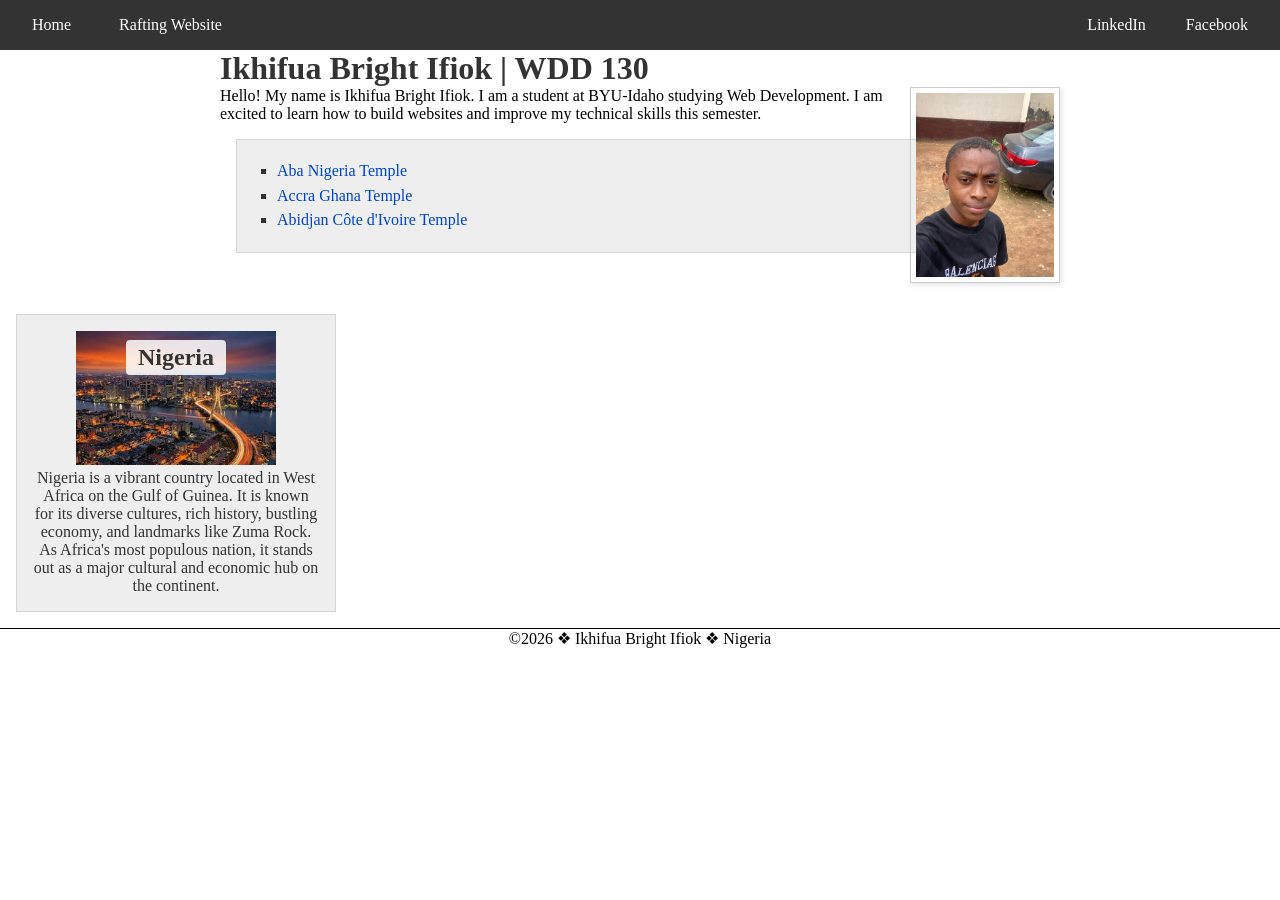
<file: index.html>
<!DOCTYPE html>
<html lang="en-US">

<head>
  <meta charset="utf-8">
  <meta name="viewport" content="width=device-width, initial-scale=1.0">
  <title>Ikhifua Bright Ifiok | WDD 130</title>
  <meta name="description" content="Ikhifua Bright Ifiok's WDD 130 course home page designed to showcase learning activities and web development assignments.">
  <meta name="author" content="Ikhifua Bright Ifiok">
  <link rel="stylesheet" href="styles/styles.css">
</head>

<body>
  <header>
    <nav>
      <a href="#">Home</a>
      <a href="wwr/">Rafting Website</a>
    </nav>
    <div class="social-links">
      <a href="https://linkedin.com" target="_blank">LinkedIn</a>
      <a href="https://facebook.com" target="_blank">Facebook</a>
    </div>
  </header>

  <main>
    <h1>Ikhifua Bright Ifiok | WDD 130</h1>

    <img src="images/profile.jpg" alt="Photograph of Ikhifua Bright Ifiok">

    <p>
      Hello! My name is Ikhifua Bright Ifiok. I am a student at BYU-Idaho
      studying Web Development. I am excited to learn how to build websites
      and improve my technical skills this semester.
    </p>

    <ul class="box">
      <li><a href="https://www.churchofjesuschrist.org/temples/details/aba-nigeria-temple" target="_blank">Aba Nigeria Temple</a></li>
      <li><a href="https://www.churchofjesuschrist.org/temples/details/accra-ghana-temple" target="_blank">Accra Ghana Temple</a></li>
      <li><a href="https://www.churchofjesuschrist.org/temples/details/abidjan-cote-divoire-temple" target="_blank">Abidjan Côte d'Ivoire Temple</a></li>
    </ul>
  </main>

  <aside class="box">
    <h2>Nigeria</h2>
    <img src="images/nigeria.jpg" alt="Beautiful landscape of Nigeria">
    <p>Nigeria is a vibrant country located in West Africa on the Gulf of Guinea. It is known for its diverse cultures, rich history, bustling economy, and landmarks like Zuma Rock. As Africa's most populous nation, it stands out as a major cultural and economic hub on the continent.</p>
  </aside>

  <footer>
    <p>©2026 ❖ Ikhifua Bright Ifiok ❖ Nigeria</p>
  </footer>
</body>

</html>
</file>
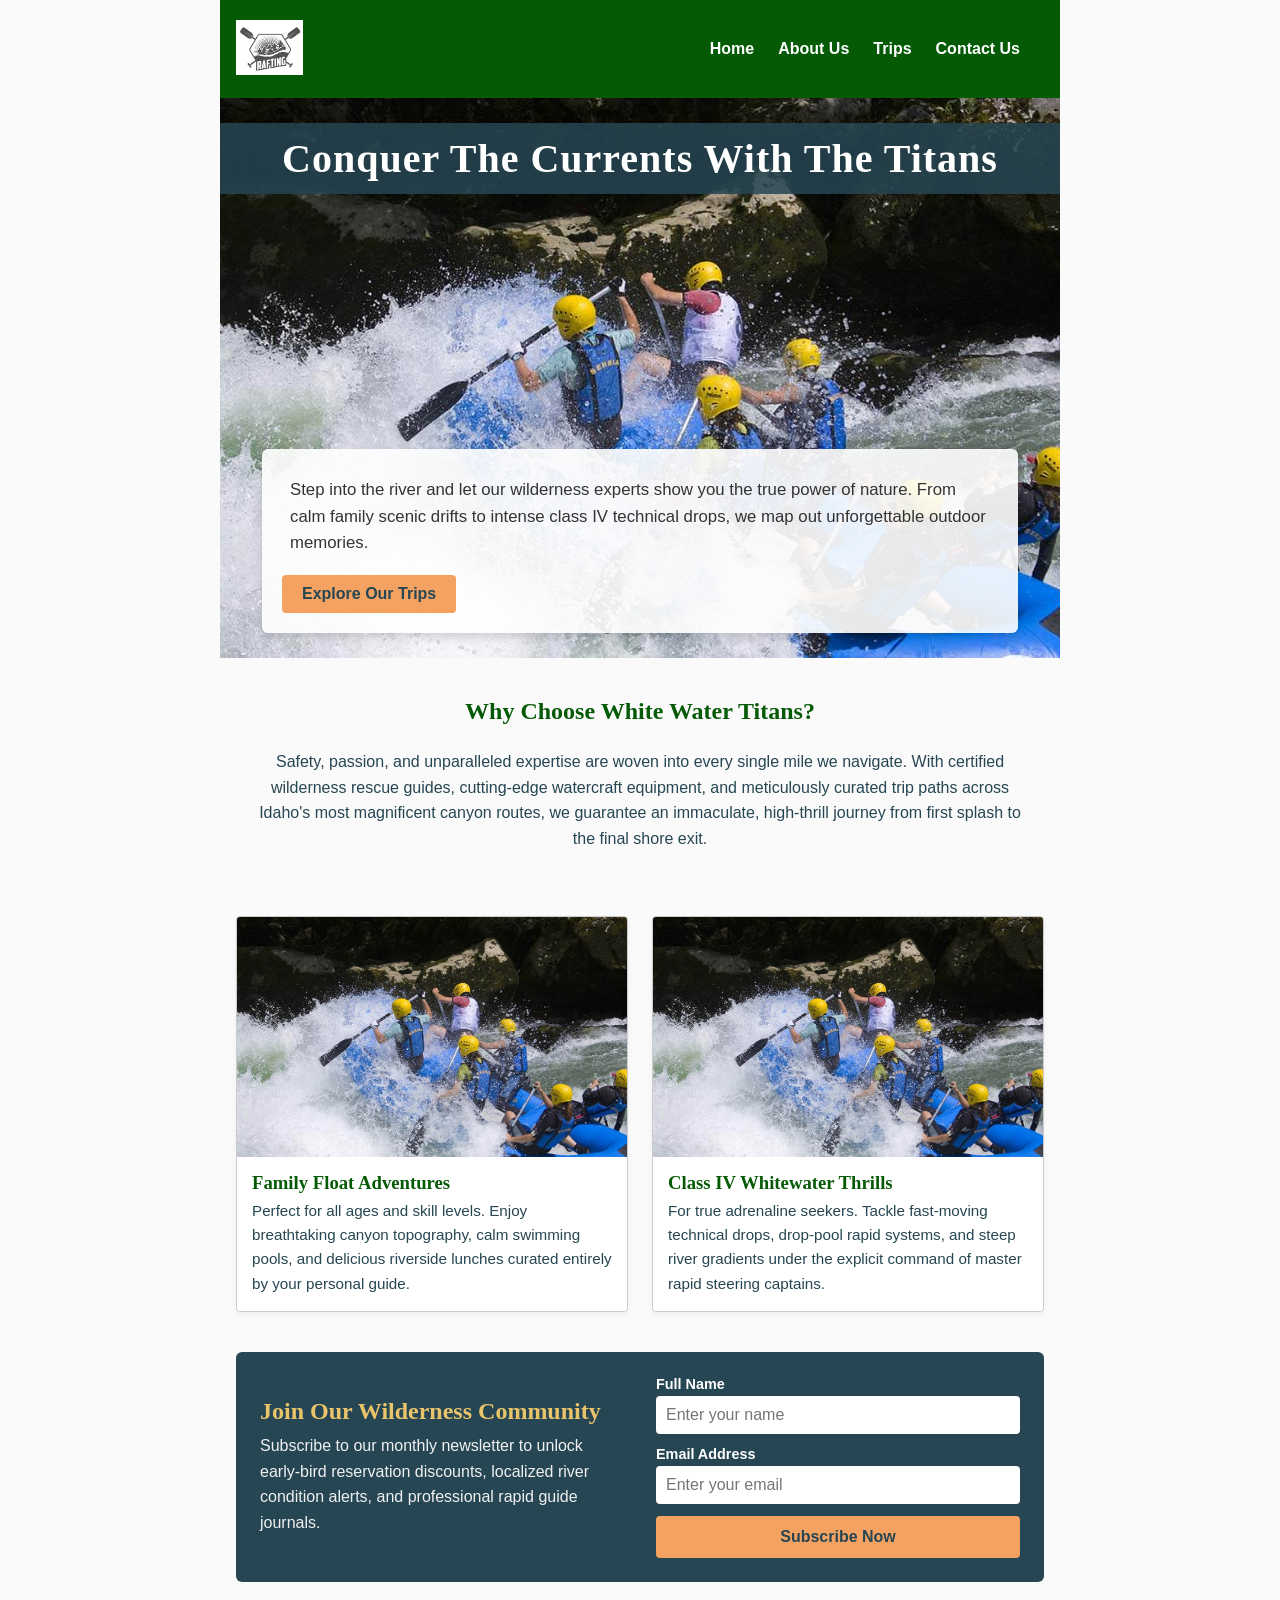
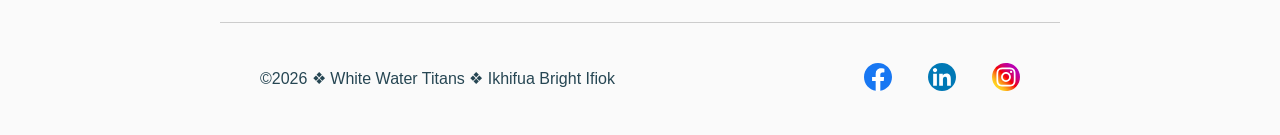
<file: wwr/index.html>
<!DOCTYPE html>
<html lang="en-US">

<head>
    <meta charset="utf-8">
    <meta name="viewport" content="width=device-width, initial-scale=1.0">
    <title>Home | White Water Titans</title>
    <meta name="description"
      content="Welcome to White Water Titans. Experience premium, master-guided whitewater river rafting adventures, customized family packages, and extreme rapid running.">
    <meta name="author" content="Ikhifua Bright Ifiok">
    <link rel="stylesheet" href="styles/rafting.css">
</head>

<body>
    <header>
        <div class="logo-box">
            <img src="images/logo.png" alt="White Water Titans Logo">
        </div>
        <nav>
            <ul>
                <li><a href="index.html">Home</a></li>
                <li><a href="about.html">About Us</a></li>
                <li><a href="trips.html">Trips</a></li>
                <li><a href="contact.html">Contact Us</a></li>
            </ul>
        </nav>
    </header>

    <main>
        <div class="hero">
            <img src="images/hero.jpg" alt="Rafting team navigating high energy river rapids"
              class="hero-bg">
            <h1>Conquer The Currents With The Titans</h1>
            <article>
                <h2 style="display: none;">Welcome to White Water Titans</h2>
                <p>Step into the river and let our wilderness experts show you the true power of
                    nature. From calm family scenic drifts to intense class IV technical drops, we
                    map out unforgettable outdoor memories.</p>
                <a href="trips.html" class="hero-cta">Explore Our Trips</a>
            </article>
        </div>

        <section class="home-intro">
            <h2>Why Choose White Water Titans?</h2>
            <p>Safety, passion, and unparalleled expertise are woven into every single mile we
                navigate. With certified wilderness rescue guides, cutting-edge watercraft
                equipment, and meticulously curated trip paths across Idaho's most magnificent
                canyon routes, we guarantee an immaculate, high-thrill journey from first splash to
                the final shore exit.</p>
        </section>

        <div class="home-grid">
            <section class="grid-card">
                <img src="images/hero.jpg"
                  alt="Smiling family wearing life jackets paddling together on a scenic calm river float">
                <h3>Family Float Adventures</h3>
                <p>Perfect for all ages and skill levels. Enjoy breathtaking canyon topography, calm
                    swimming pools, and delicious riverside lunches curated entirely by your
                    personal guide.</p>
            </section>

            <section class="grid-card">
                <img src="images/hero.jpg"
                  alt="Rafters pushing through a massive high-cresting white water wave wall">
                <h3>Class IV Whitewater Thrills</h3>
                <p>For true adrenaline seekers. Tackle fast-moving technical drops, drop-pool rapid
                    systems, and steep river gradients under the explicit command of master rapid
                    steering captains.</p>
            </section>
        </div>

        <section class="newsletter-box">
            <div class="newsletter-content">
                <h2>Join Our Wilderness Community</h2>
                <p>Subscribe to our monthly newsletter to unlock early-bird reservation discounts,
                    localized river condition alerts, and professional rapid guide journals.</p>
            </div>
            <form action="#" method="post" class="newsletter-form">
                <div class="form-group">
                    <label for="subscriber-name">Full Name</label>
                    <input type="text" id="subscriber-name" name="subscriber-name"
                      placeholder="Enter your name" required>
                </div>
                <div class="form-group">
                    <label for="subscriber-email">Email Address</label>
                    <input type="email" id="subscriber-email" name="subscriber-email"
                      placeholder="Enter your email" required>
                </div>
                <button type="submit">Subscribe Now</button>
            </form>
        </section>
    </main>

    <footer>
        <p>©2026 ❖ White Water Titans ❖ Ikhifua Bright Ifiok</p>
        <nav class="socialmedia">
            <a href="https://facebook.com" target="_blank">
                <img src="images/facebook.svg" alt="Follow White Water Titans on Facebook">
            </a>
            <a href="https://www.linkedin.com/in/bright-ikhifua-677a4b2b0/" target="_blank">
                <img src="images/linkedin.svg" alt="Connect with our team on LinkedIn">
            </a>
            <a href="https://instagram.com" target="_blank">
                <img src="images/instagram.svg"
                  alt="Follow White Water Titans on Instagram for regular rapid running photos">
            </a>
        </nav>
    </footer>
</body>

</html>
</file>
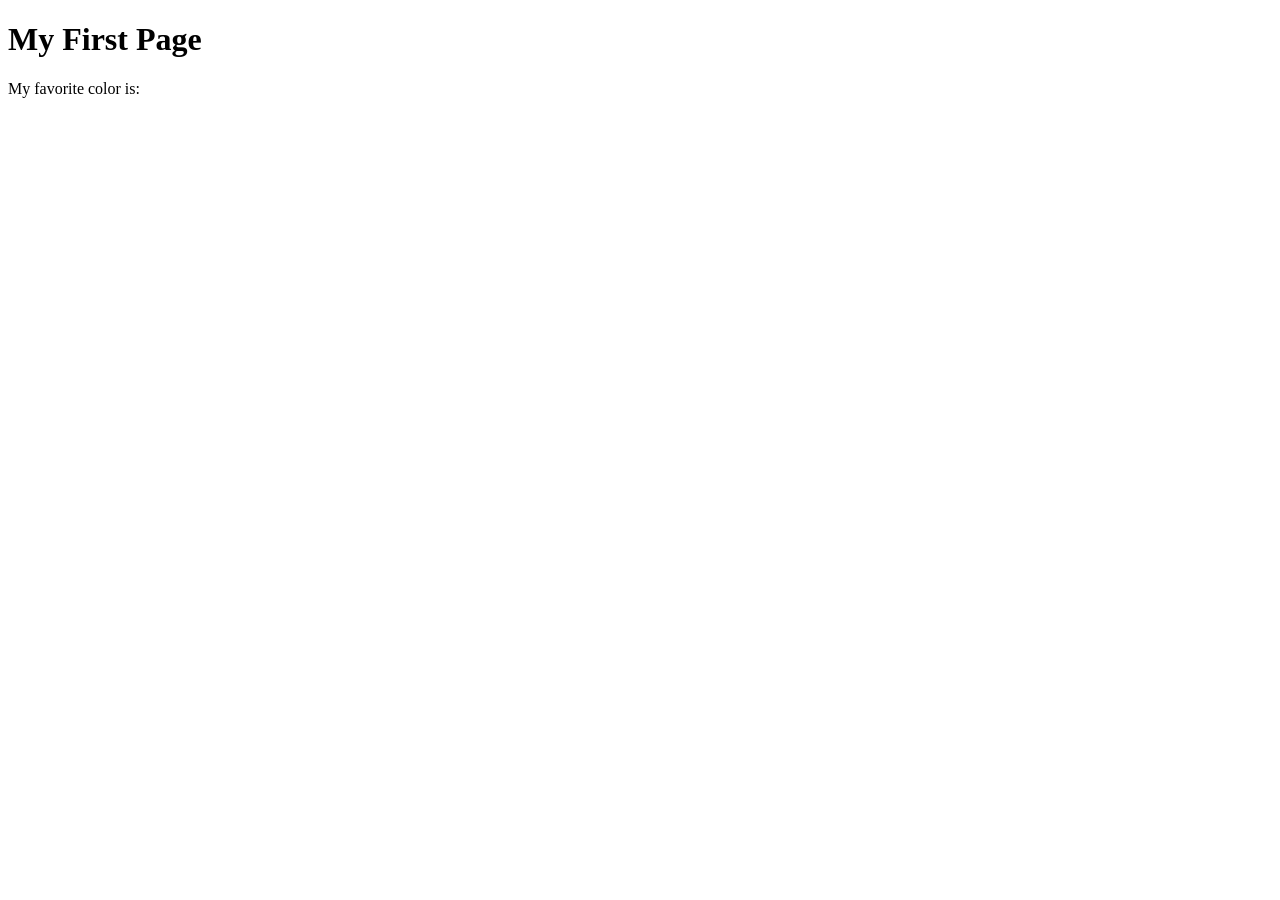
<file: week01/first-page.html>
<!DOCTYPE html>
<html lang="en">
<head>
    <meta charset="UTF-8">
    <meta name="viewport" content="width=device-width, initial-scale=1.0">
    <title>My First Page</title>
</head>
<body>
    <h1>My First Page</h1>
    <p>My favorite color is: </p>
</body>
</html>
</file>
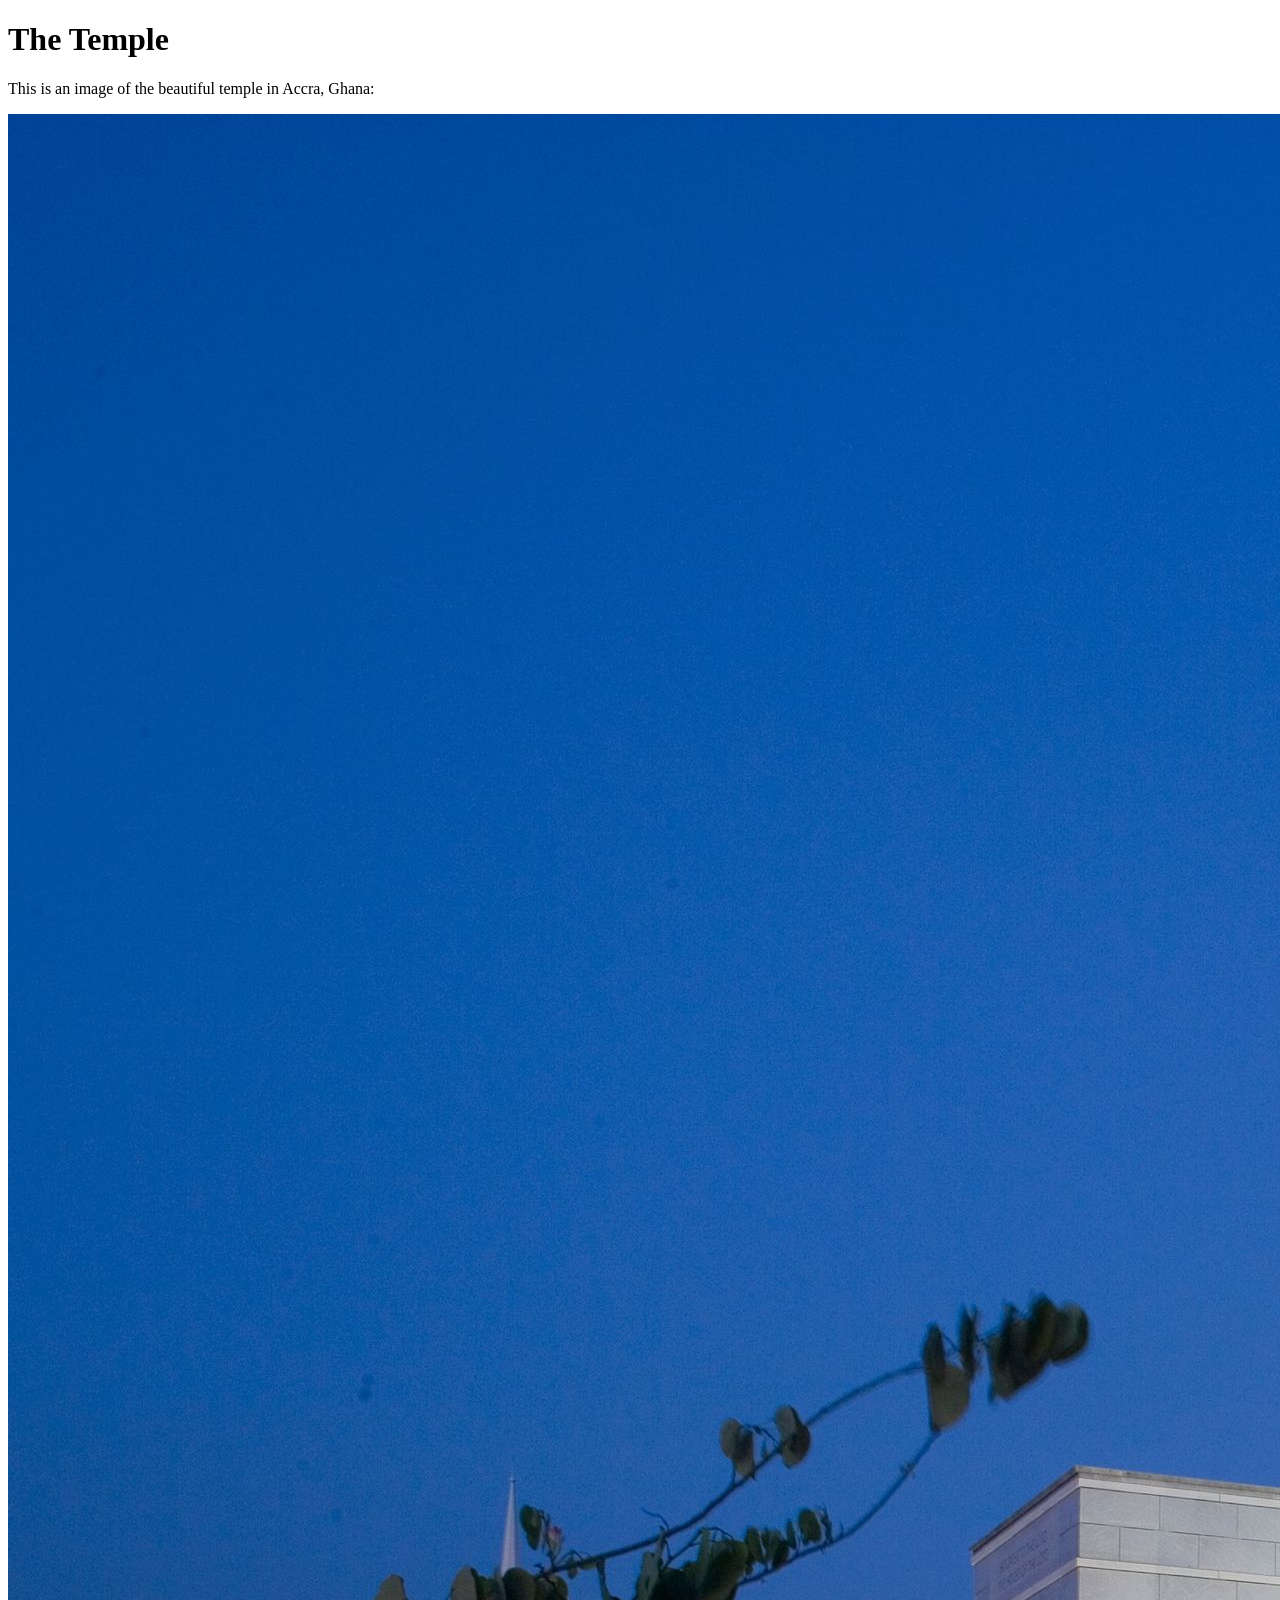
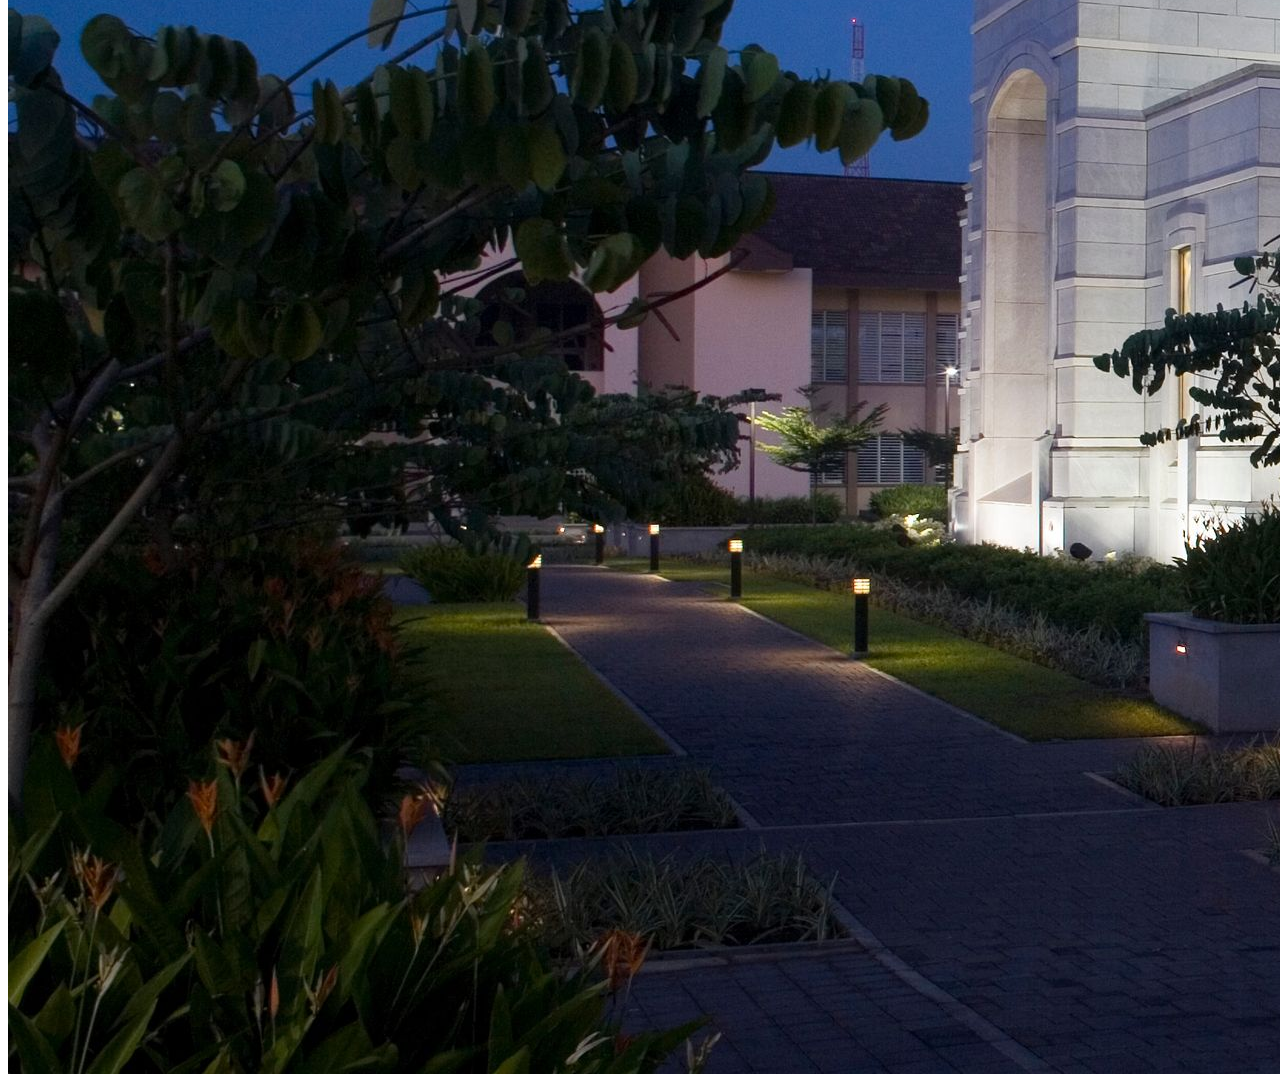
<file: week01/images.html>
<!DOCTYPE html>
<html lang="en">
<head>
    <meta charset="UTF-8">
    <meta name="viewport" content="width=device-width, initial-scale=1.0">
    <title>Temple Image</title>
</head>
<body>
    <h1>The Temple</h1>
    <p>This is an image of the beautiful temple in Accra, Ghana:</p>
    <img src="images/temple-large.jpeg" alt="The Accra Ghana Temple">
    
</body>
</html>
</file>
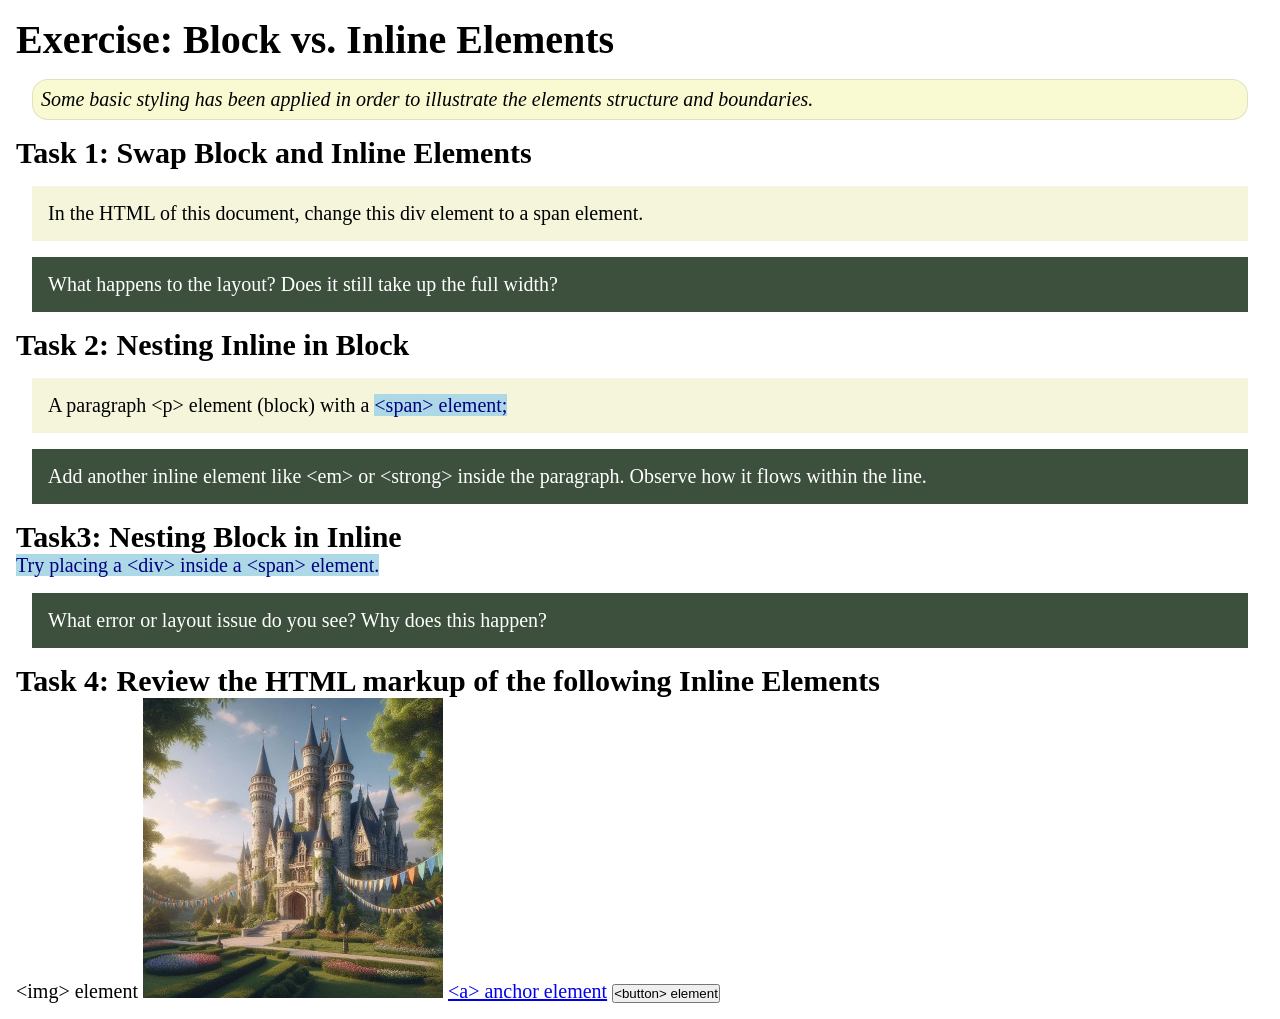
<file: week02/block-vs-inline.html>
<!DOCTYPE html>
<html lang="en">

<head>
    <meta charset="UTF-8">
    <meta name="viewport" content="width=device-width, initial-scale=1.0">
    <title>Exercise: Block vs. Inline Elements</title>
    <link rel="stylesheet" href="styles/block-vs-inline.css">
</head>

<body>
    <main>
        <h1>Exercise: Block vs. Inline Elements</h1>
        <p class="note">Some basic styling has been applied in order to illustrate the elements structure and
            boundaries.</p>

        <h2>Task 1: Swap Block and Inline Elements</h2>
        <div>In the HTML of this document, change this div element to a span element.</div>

        <p class="question">What happens to the layout? Does it still take up the full width?</p>

        <h2>Task 2: Nesting Inline in Block</h2>
        <p>A paragraph &lt;p&gt; element (block) with a <span>&lt;span&gt; element;</span></p>
        <p class="question">Add another inline element like &lt;em&gt; or &lt;strong&gt; inside the paragraph. Observe
            how it flows within the line.</p>

        <h2>Task3: Nesting Block in Inline</h2>
        <span>Try placing a &lt;div&gt; inside a &lt;span&gt; element.</span>
            <p class="question">What error or layout issue do you see? Why does this happen?</p>


            <h2>Task 4: Review the HTML markup of the following Inline Elements</h2>
        &lt;img&gt; element
        <img src="images/castle.webp" alt="placeholder image (images are inline)" width="300" height="300">
        <a href="https://churchofjesuschrist.org">&lt;a&gt; anchor element</a>
        <button type="button">&lt;button&gt; element</button>
    </main>
</body>

</html>
</file>
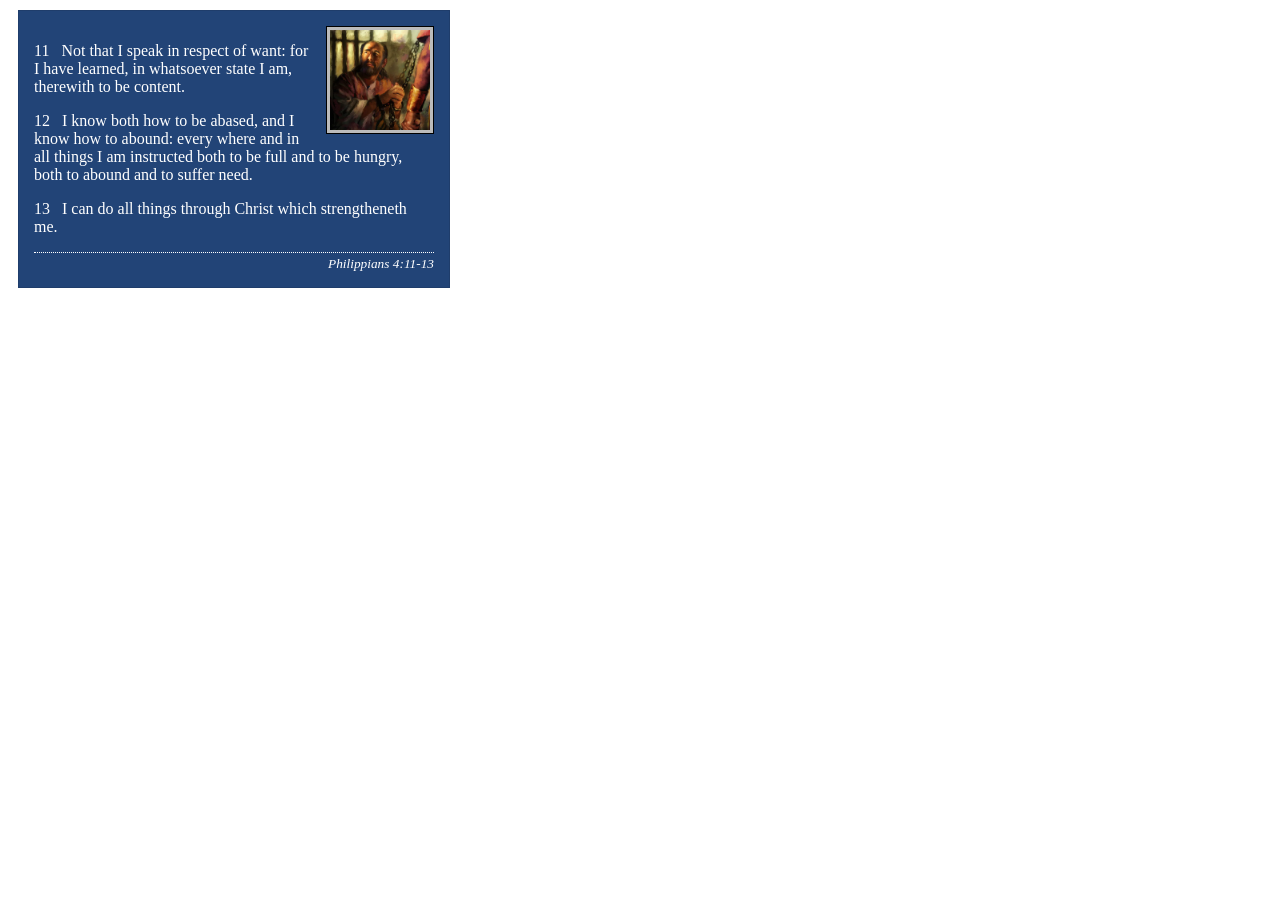
<file: week02/box-model-solution.html>
<!DOCTYPE html>
<html lang="en">
<head>
    <meta charset="UTF-8">
    <meta name="viewport" content="width=device-width, initial-scale=1.0">
    <title>Box Model Activity</title>
    <link rel="stylesheet" href="styles/box-model-solution.css">
</head>
<body>
    <main>
        <div class="callout">
            <img src="images/apostle-paul-imprisoned.webp" alt="Paul the Apostle - Imprisoned in Rome" width="200" height="200">
            <blockquote>
                <p>11 &nbsp; Not that I speak in respect of want: for I have learned, in whatsoever state I am, therewith to be content.</p>
                <p>12 &nbsp; I know both how to be abased, and I know how to abound: every where and in all things I am instructed both to be full and to be hungry, both to abound and to suffer need.</p>
                <p>13 &nbsp; I can do all things through Christ which strengtheneth me.</p>
            </blockquote>
            <cite>Philippians 4:11-13</cite>
        </div>
    </main>
</body>
</html>
</file>
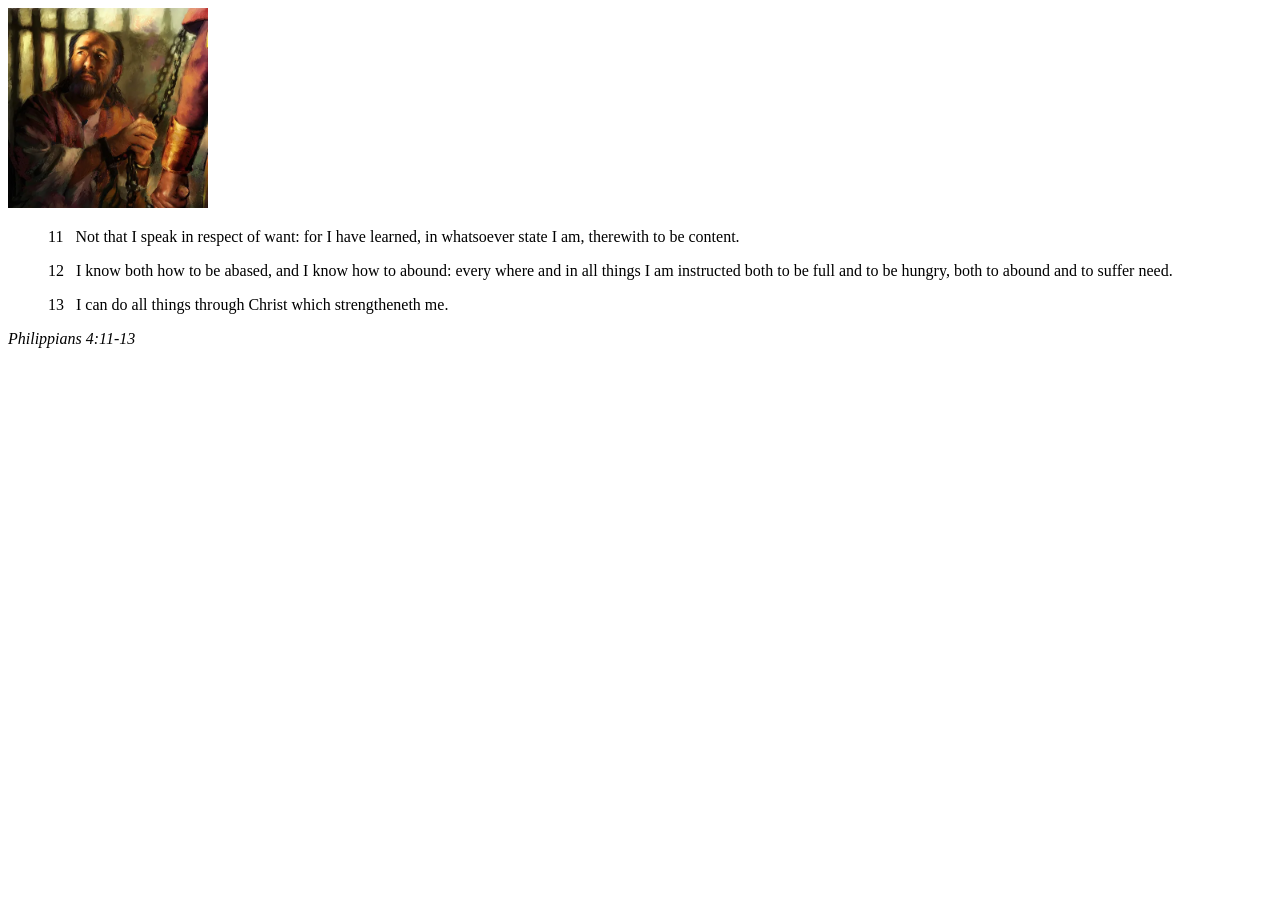
<file: week02/box-model.html>
<!DOCTYPE html>
<html lang="en">
<head>
    <meta charset="UTF-8">
    <meta name="viewport" content="width=device-width, initial-scale=1.0">
    <title>Box Model Activity</title>
</head>
<body>
    <main>
        <div class="callout">
            <img src="images/apostle-paul-imprisoned.webp" alt="Paul the Apostle - Imprisoned in Rome" width="200" height="200">
            <blockquote>
                <p>11 &nbsp; Not that I speak in respect of want: for I have learned, in whatsoever state I am, therewith to be content.</p>
                <p>12 &nbsp; I know both how to be abased, and I know how to abound: every where and in all things I am instructed both to be full and to be hungry, both to abound and to suffer need.</p>
                <p>13 &nbsp; I can do all things through Christ which strengtheneth me.</p>
            </blockquote>
            <cite>Philippians 4:11-13</cite>
        </div>
    </main>
</body>
</html>
</file>
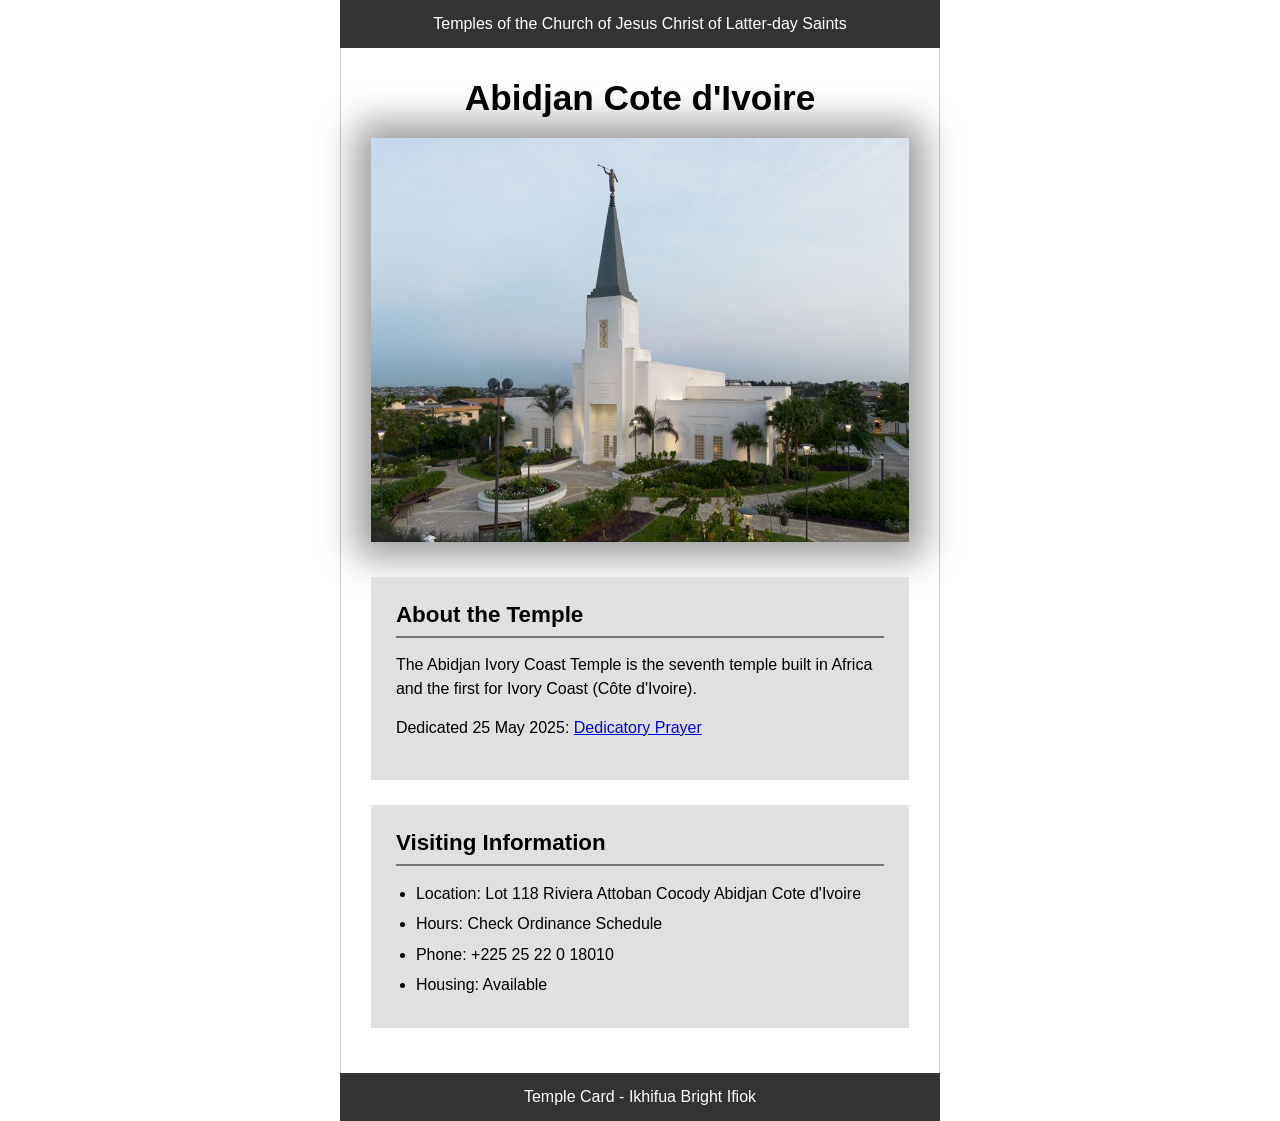
<file: week02/temple.html>
<!DOCTYPE html>
<html lang="en">

<head>
    <meta charset="UTF-8">
    <meta name="viewport" content="width=device-width, initial-scale=1.0">
    <title>Temple Card - Abidjan Cote d'Ivoire</title>
    <link rel="stylesheet" href="styles/temple.css">
</head>

<body>
    <header>
        <p>Temples of the Church of Jesus Christ of Latter-day Saints</p>
    </header>
    <main>
        <h1>Abidjan Cote d'Ivoire</h1>
        <picture>
            <img src="images/abidjan-ivory-coast.jpeg" alt="Abidjan Cote d'Ivoire Temple">
        </picture>
        <section>
            <h2>About the Temple</h2>
            <p>The Abidjan Ivory Coast Temple is the seventh temple built in Africa and the first for Ivory Coast (Côte
                d'Ivoire).</p>
            <p>Dedicated 25 May 2025: <a
                    href="https://www.churchofjesuschrist.org/temples/dedicatory-prayer/abidjan-ivory-coast-temple/2025-05-25?lang=eng"
                    target="_blank" rel="noopener noreferrer">Dedicatory Prayer</a></p>
        </section>
        <section>
            <h2>Visiting Information</h2>
            <ul>
                <li>Location: Lot 118 Riviera Attoban Cocody Abidjan Cote d'Ivoire</li>
                <li>Hours: Check Ordinance Schedule</li>
                <li>Phone: +225 25 22 0 18010</li>
                <li>Housing: Available</li>
            </ul>
        </section>
    </main>
    <footer>
        <p>Temple Card - Ikhifua Bright Ifiok</p>
    </footer>
</body>

</html>
</file>
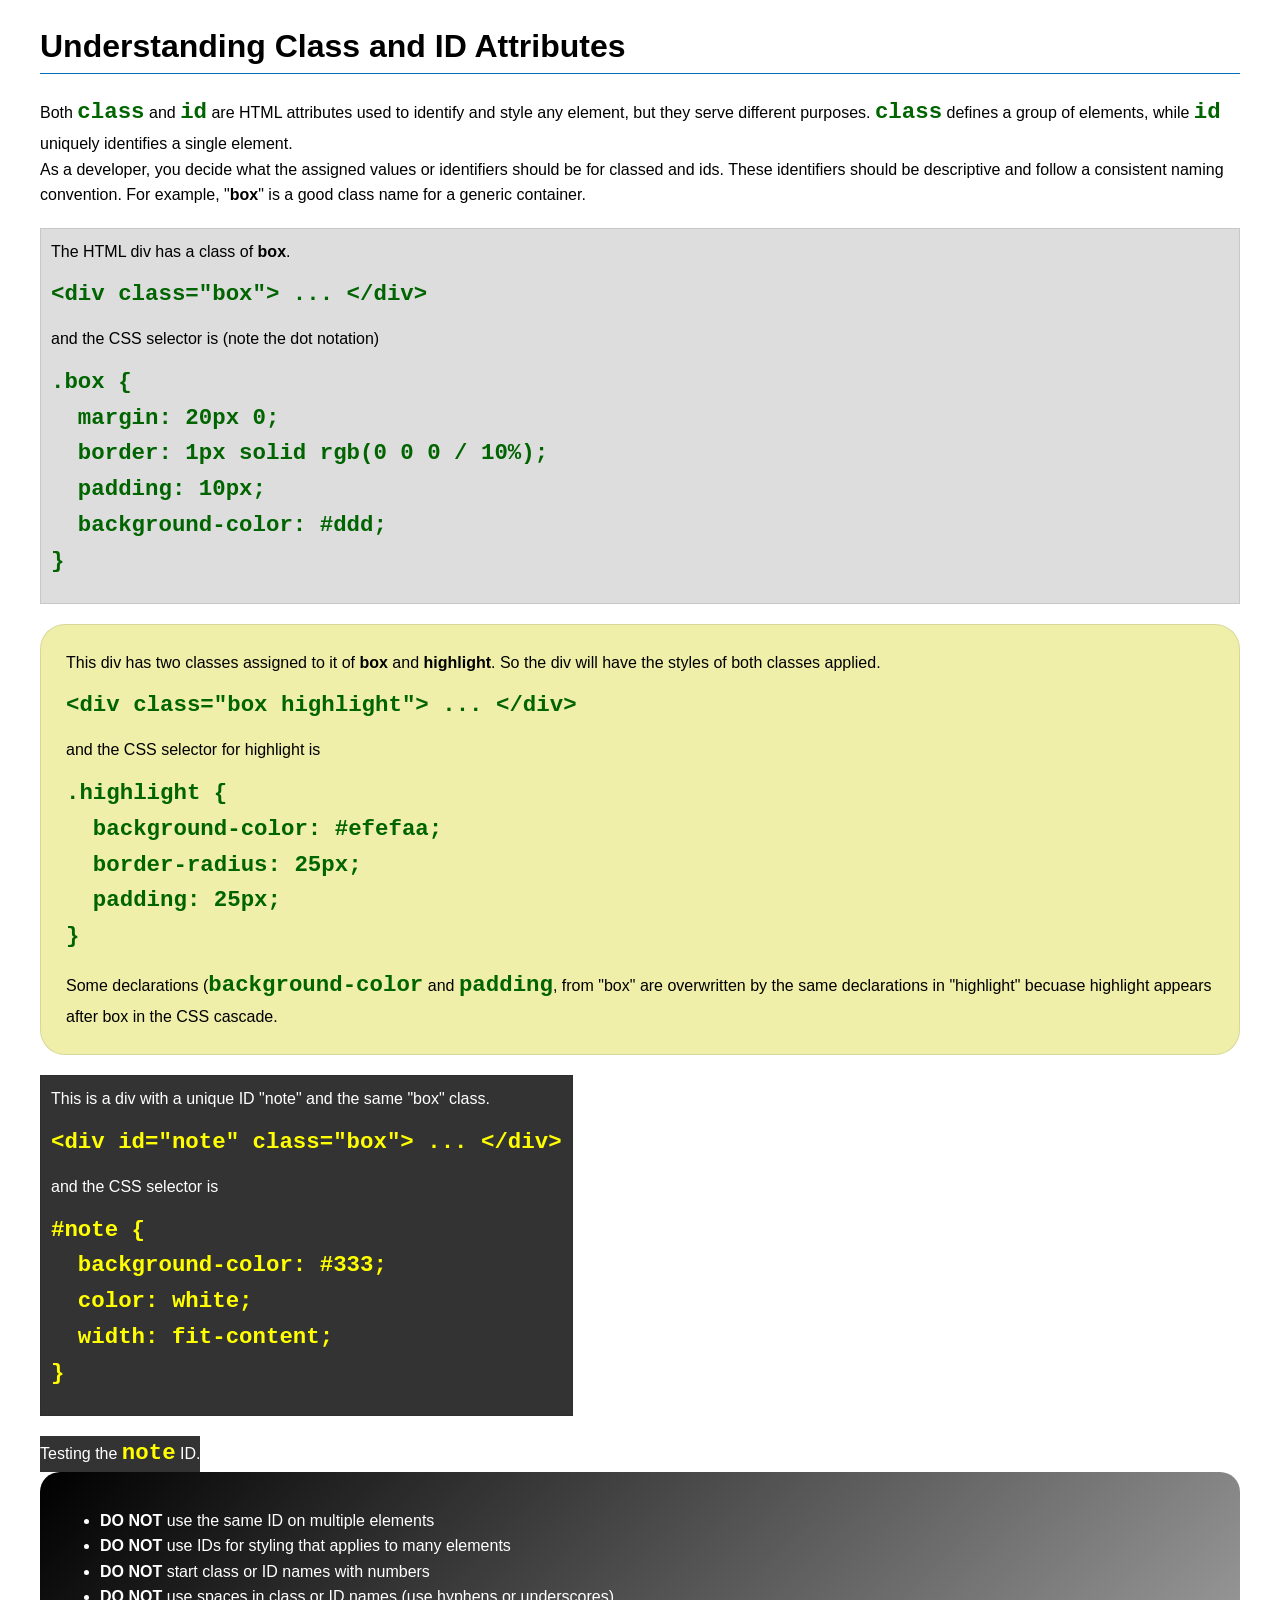
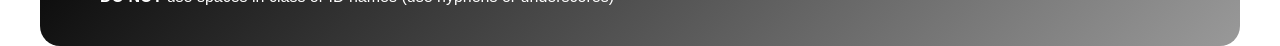
<file: week03/class-and-id.html>
<!DOCTYPE html>
<html lang="en">

<head>
    <meta charset="UTF-8">
    <meta name="viewport" content="width=device-width, initial-scale=1.0">
    <title>Class vs ID Attributes</title>
    <link rel="stylesheet" href="styles/class-and-id.css">
</head>

<body>
    <h1>Understanding Class and ID Attributes</h1>
    <p>Both <code>class</code> and <code>id</code> are HTML attributes used to identify and style any element, but they
        serve different purposes. <code>class</code> defines a group of elements, while <code>id</code> uniquely
        identifies a single element.</p>
    <p>As a developer, you decide what the assigned values or identifiers should be for classed and ids. These
        identifiers should be
        descriptive and follow a consistent naming convention. For example, "<strong>box</strong>" is a good class name
        for a generic container.</p>
    <div class="box">
        <p>The HTML div has a class of <strong>box</strong>.</p>
        <pre><code class="html">&lt;div class="box"&gt; ... &lt;/div&gt;</code></pre>
        and the CSS selector is (note the dot notation)
        <pre><code class="css">.box {
  margin: 20px 0;
  border: 1px solid rgb(0 0 0 / 10%);
  padding: 10px;
  background-color: #ddd; 
}</code></pre>
    </div>

    <div class="box highlight">
        <p>This div has two classes assigned to it of <strong>box</strong> and <strong>highlight</strong>. So the div
            will have the styles of both classes applied.</p>
        <pre><code class="html">&lt;div class="box highlight"&gt; ... &lt;/div&gt;</code></pre>
        and the CSS selector for highlight is
        <pre><code class="css">.highlight {
  background-color: #efefaa;
  border-radius: 25px;
  padding: 25px;
}</code></pre>
<p>Some declarations (<code>background-color</code> and <code>padding</code>, from "box" are overwritten by the same declarations in "highlight" becuase highlight appears after box in the CSS cascade.</p>
    </div>

    <div id="note" class="box">
        <p>This is a div with a unique ID "note" and the same "box" class.</p>
        <pre><code class="html">&lt;div id="note" class="box"&gt; ... &lt;/div&gt;</code></pre>
        and the CSS selector is
        <pre><code class="css">#note {
  background-color: #333;
  color: white;
  width: fit-content;
}</code></pre>
    </div>

    <div id="note">
        <p>Testing the <code>note</code> ID.</p>
    </div>

    <section id="best-practice">
        <ul>
            <li><strong>DO NOT</strong> use the same ID on multiple elements</li>
            <li><strong>DO NOT</strong> use IDs for styling that applies to many elements</li>
            <li><strong>DO NOT</strong> start class or ID names with numbers</li>
            <li><strong>DO NOT</strong> use spaces in class or ID names (use hyphens or underscores)</li>
        </ul>
    </section>




</body>

</html>
</file>
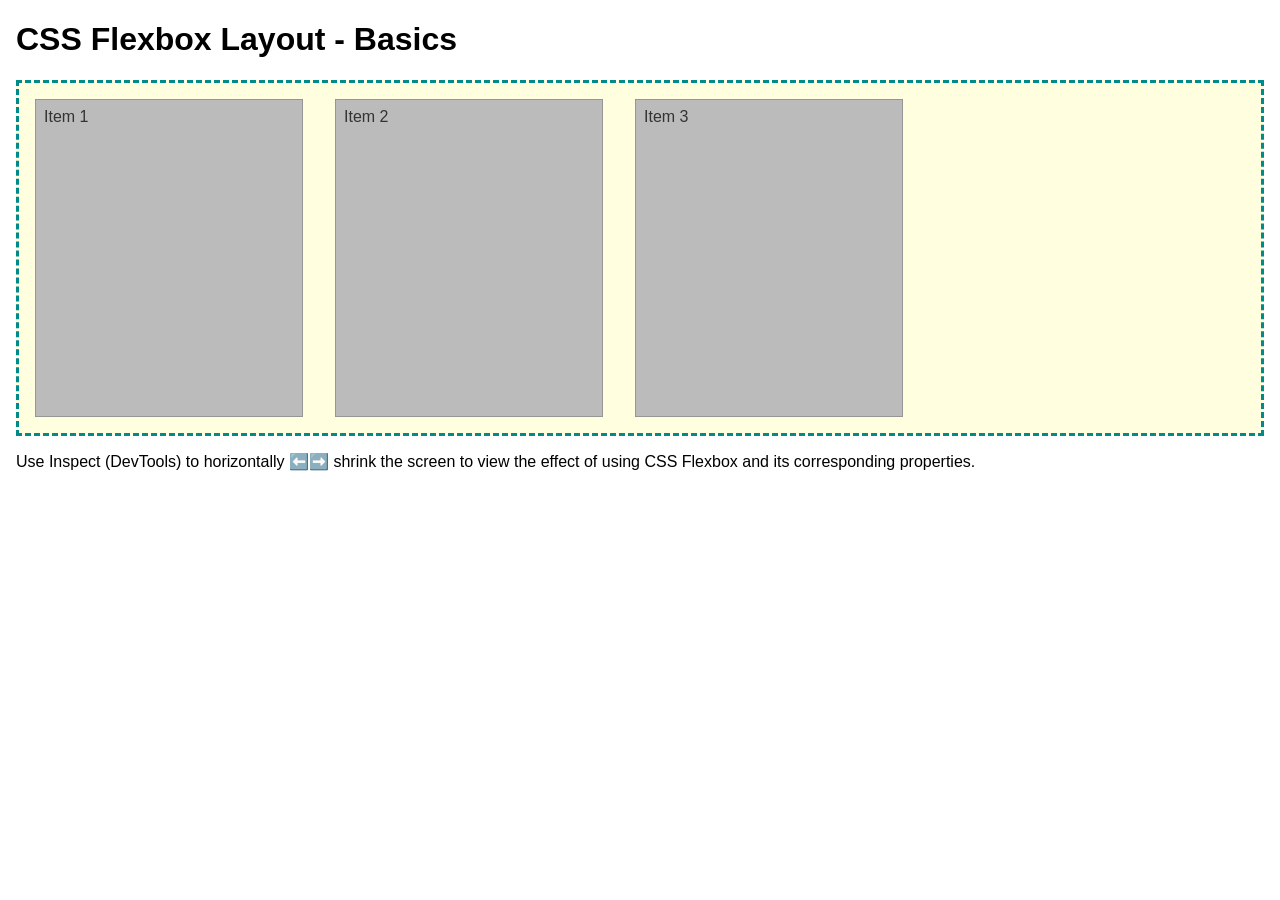
<file: week04/flexbox-layout.html>
<!DOCTYPE html>
<html lang="en">
<head>
    <meta charset="UTF-8">
    <meta name="viewport" content="width=device-width, initial-scale=1.0">
    <title>CSS Flexbox Layout - Basics</title>
    <link rel="stylesheet" href="styles/flexbox.css">
</head>
<body>
    <main>
        <h1>CSS Flexbox Layout - Basics</h1>
        <div class="flex-container">
            <div class="flex-item item1">Item 1</div>
            <div class="flex-item item2">Item 2</div>
            <div class="flex-item item3">Item 3</div>
        </div>
        <p>Use Inspect (DevTools) to horizontally ⬅️➡️ shrink the screen to view the effect of using CSS Flexbox and its corresponding properties.</p>
    </main>
</body>
</html>
</file>
<file: styles/styles.css>
:root {
  --primary-color: #333;
  --light-bg: #eee;
  --white: #fff;
  --border-color: #000;
  --light-border: #ccc;
  --link-color: #0044cc;
  
  --max-width: 840px;
  --standard-padding: 1rem;
  --half-padding: 0.5rem;
}

* {
  margin: 0;
  padding: 0;
  box-sizing: border-box;
}

main {
  max-width: var(--max-width);
  margin: 0 auto;
  display: flow-root;
}

h1 {
  color: var(--primary-color);
}

p {
  padding: 0;
}

header {
  display: flex;
  justify-content: space-between;
  align-items: center;
  background-color: var(--primary-color);
  padding: var(--half-padding) var(--standard-padding);
}

nav {
  display: flex;
  gap: 1rem;
}

nav a, .social-links a {
  color: var(--white);
  padding: var(--half-padding) var(--standard-padding);
  display: block;
  text-decoration: none;
}

.social-links {
  display: flex;
  gap: 0.5rem;
}

main img {
  width: 150px;
  height: auto;
  border: 0.5px solid var(--light-border);   
  padding: 5px;               
  box-shadow: 2px 2px 5px rgba(0,0,0,0.1);
  float: right;
  margin-left: 15px;
  margin-bottom: 15px;
}

aside {
  width: 20rem;
  text-align: center;
  position: relative;
  
  /* Added to explicitly pass the validator criteria */
  margin: var(--standard-padding);
  border: 1px solid rgb(0 0 0 / 10%);
  padding: var(--standard-padding);
  background-color: var(--light-bg);
  color: var(--primary-color);
}

aside img {
  width: 200px;
  height: auto;
}

aside h2 {
  position: absolute;
  top: 25px; 
  left: 50%;
  transform: translateX(-50%);
  background-color: rgba(255, 255, 255, 0.85);
  padding: 4px 12px;
  border-radius: 4px;
}

footer {
  margin-top: 15px;
  border-top: 1px solid var(--border-color);
  text-align: center;
  clear: both;
}

/* Class Selectors */

.box {
  margin: var(--standard-padding);
  border: 1px solid rgb(0 0 0 / 10%);
  padding: var(--standard-padding);
  background-color: var(--light-bg);
  color: var(--primary-color);
}

ul.box {
  list-style-type: square;
  padding-left: 2.5rem;
  text-align: left;
}

ul.box li {
  margin: 0.4rem 0;
}

ul.box a {
  color: var(--link-color);
  text-decoration: none;
}

ul.box a:hover {
  text-decoration: underline;
}
</file>
<file: wwr/styles/rafting.css>
:root {
  --primary-color: #055a05;
  --secondary-color: #f4a261;
  --accent1-color: #264653;
  --accent2-color: #e9c46a;
  --heading-font: "Times New Roman", "Georgia", serif;
  --body-font: Arial, Helvetica, sans-serif;
  --light-border: #ccc;
}

* {
  margin: 0;
  padding: 0;
  box-sizing: border-box;
}

body {
  font-family: var(--body-font);
  color: var(--accent1-color);
  background-color: #fafafa;
}

header,
main,
footer {
  width: 840px;
  margin: 0 auto;
}

header {
  background-color: var(--primary-color);
  color: var(--accent2-color);
  padding: 1rem;
  display: grid;
  grid-template-columns: auto 1fr;
  align-items: center;
}

header .logo-box img {
  height: 55px;
  width: auto;
}

nav {
  justify-self: end;
}

nav ul {
  display: flex;
  list-style: none;
  gap: 1.5rem;
}

nav a {
  color: #ffffff;
  text-decoration: none;
  font-weight: bold;
  font-size: 1rem;
}

nav a:hover {
  text-decoration: underline;
  color: var(--secondary-color);
}

h1,
h2,
h3 {
  font-family: var(--heading-font);
  color: var(--primary-color);
}

p {
  line-height: 1.6;
}

nav,
p,
section,
article {
  margin: 16px;
  padding: 8px;
}

footer {
  display: flex;
  justify-content: space-between;
  align-items: center;
  border-top: 1px solid #ccc;
  margin-top: 40px;
  padding: 1rem;
}

.socialmedia {
  display: flex;
  justify-content: flex-end;
  gap: 1.5rem;
}

.socialmedia a {
  text-decoration: none;
}

.socialmedia img {
  width: 28px;
  height: 28px;
  margin-left: 12px;
}

.hero {
  position: relative;
  margin-bottom: 25px;
}

.hero img.hero-bg {
  display: block;
  width: 100%;
  height: auto;
}

.hero h1 {
  position: absolute;
  top: 25px;
  width: 100%;
  padding: 12px;
  text-align: center;
  background-color: rgba(38, 70, 83, 0.85);
  color: #ffffff;
  font-size: 2.5rem;
  letter-spacing: 1px;
}

.hero article {
  position: absolute;
  bottom: 25px;
  left: 5%;
  width: 90%;
  background-color: rgba(255, 255, 255, 0.9);
  padding: 20px;
  border-radius: 6px;
  margin: 0;
  box-shadow: 0 4px 10px rgba(0, 0, 0, 0.15);
}

.hero article p {
  margin: 0;
  color: #333333;
  font-size: 1.05rem;
}

.hero article img {
  float: right;
  width: 120px;
  height: auto;
  margin-left: 18px;
  border-radius: 4px;
  border: 3px solid var(--secondary-color);
}

.adventure-gallery {
  display: grid;
  grid-template-columns: repeat(auto-fit, minmax(150px, 1fr));
  gap: 1.5rem;
  margin-top: 1.5rem;
}

.adventure-gallery figure {
  margin: 0;
  background-color: #ffffff;
  border: 1px solid var(--light-border);
  border-radius: 4px;
  overflow: hidden;
  box-shadow: 0 2px 4px rgba(0, 0, 0, 0.05);
  text-align: center;
}

.adventure-gallery img {
  width: 100%;
  height: 130px;
  object-fit: cover;
  display: block;
}

.adventure-gallery figcaption {
  padding: 0.5rem;
  font-size: 0.9rem;
  color: var(--accent1-color);
  font-weight: bold;
}

.company-heading {
  text-align: center;
  margin: 1.5rem 0;
}

.company-address {
  font-size: 1.1rem;
  line-height: 1.6;
  margin-top: 0.5rem;
  font-style: normal;
}

.contact-grid {
  display: flex;
  gap: 24px;
  margin: 1.5rem 16px;
}

.map-box,
.form-box {
  flex: 1;
  min-width: 300px;
}

.map-box iframe {
  width: 100%;
  height: 100%;
  min-height: 440px;
  border: 1px solid var(--light-border);
}

.form-box form {
  background-color: #eee;
  padding: 24px;
  border: 1px solid var(--light-border);
}

.input-control {
  margin-bottom: 1rem;
}

.input-control label {
  display: block;
  font-weight: bold;
  margin-bottom: 0.25rem;
}

.input-control input,
.input-control textarea {
  width: 100%;
  padding: 10px;
  border: 1px solid var(--light-border);
  font-family: var(--body-font);
  font-size: 1rem;
}

.purpose-selection {
  border: none;
  margin: 1rem 0;
  padding: 0;
}

.purpose-selection legend {
  font-weight: bold;
  margin-bottom: 0.5rem;
}

.radio-item,
.checkbox-control {
  display: flex;
  align-items: center;
  gap: 8px;
  margin-bottom: 0.5rem;
}

.radio-item label,
.checkbox-control label {
  margin: 0;
  padding: 0;
  font-weight: normal;
}

.checkbox-control {
  margin: 1.25rem 0;
}

.form-box button[type="submit"] {
  display: block;
  width: 100%;
  padding: 12px;
  background-color: #ddd;
  color: #111;
  border: 1px solid #999;
  font-size: 1rem;
  font-weight: bold;
  cursor: pointer;
  transition: background-color 0.2s ease;
}

.form-box button[type="submit"]:hover {
  background-color: var(--accent2-color);
  color: var(--accent1-color);
}

.management-section {
  background-color: #eee;
  padding: 24px;
  border: 1px solid var(--light-border);
  margin: 2rem 16px;
}

.management-section h2 {
  text-align: center;
  margin-bottom: 1.5rem;
}

.management-grid {
  display: grid;
  grid-template-columns: repeat(3, 1fr);
  gap: 20px;
}

.management-grid figure {
  background: #ffffff;
  border: 1px solid var(--light-border);
  text-align: center;
  padding: 12px;
  margin: 0;
}

.management-grid img {
  width: 100%;
  height: 160px;
  object-fit: cover;
  display: block;
}

.management-grid figcaption {
  margin-top: 10px;
  font-size: 0.95rem;
  line-height: 1.4;
}

.home-intro {
  text-align: center;
  margin: 2rem auto;
}

.home-grid {
  display: grid;
  grid-template-columns: 1fr 1fr;
  gap: 24px;
  margin: 1.5rem 16px;
}

.grid-card {
  background-color: #ffffff;
  border: 1px solid var(--light-border);
  border-radius: 4px;
  overflow: hidden;
  box-shadow: 0 2px 5px rgba(0, 0, 0, 0.05);
  margin: 0;
  padding: 0;
}

.grid-card img {
  width: 100%;
  height: 240px;
  object-fit: cover;
  display: block;
  margin: 0;
  padding: 0;
}

.grid-card h3 {
  padding: 15px 15px 5px 15px;
  margin: 0;
}

.grid-card p {
  padding: 0 15px 15px 15px;
  margin: 0;
  font-size: 0.95rem;
}

.newsletter-box {
  background-color: var(--accent1-color);
  color: #ffffff;
  border-radius: 6px;
  padding: 24px;
  margin: 2.5rem 16px;
  display: grid;
  grid-template-columns: 1fr 1fr;
  gap: 32px;
  align-items: center;
}

.newsletter-content {
  margin: 0;
  padding: 0;
}

.newsletter-content h2 {
  color: var(--accent2-color);
  margin-bottom: 8px;
}

.newsletter-content p {
  color: #f0f0f0;
  margin: 0;
  padding: 0;
}

.newsletter-form {
  display: flex;
  flex-direction: column;
  gap: 12px;
  margin: 0;
  padding: 0;
}

.newsletter-form .form-group {
  display: flex;
  flex-direction: column;
  gap: 4px;
}

.newsletter-form label {
  font-weight: bold;
  font-size: 0.9rem;
  color: #ffffff;
}

.newsletter-form input {
  padding: 10px;
  border: none;
  border-radius: 4px;
  font-size: 1rem;
  width: 100%;
}

.newsletter-form button {
  padding: 12px;
  background-color: var(--secondary-color);
  color: var(--accent1-color);
  border: none;
  border-radius: 4px;
  font-size: 1rem;
  font-weight: bold;
  cursor: pointer;
  transition: background-color 0.2s;
}

.newsletter-form button:hover {
  background-color: var(--accent2-color);
}

.hero-cta {
  display: inline-block;
  background-color: var(--secondary-color);
  color: var(--accent1-color);
  padding: 10px 20px;
  text-decoration: none;
  font-weight: bold;
  border-radius: 4px;
  margin-top: 10px;
  transition: background-color 0.2s;
}

.hero-cta:hover {
  background-color: var(--accent2-color);
}

.trips-hero {
  background-color: var(--accent1-color);
  color: #ffffff;
  padding: 40px;
  text-align: center;
  margin: 1.5rem 16px;
  border-radius: 6px;
}

.trips-cta-banner h1 {
  color: var(--accent2-color);
  font-size: 2.2rem;
  margin-bottom: 12px;
}

.trips-cta-banner p {
  margin-bottom: 15px;
}

.cta-button {
  display: inline-block;
  background-color: var(--secondary-color);
  color: var(--accent1-color);
  padding: 10px 20px;
  text-decoration: none;
  font-weight: bold;
  border-radius: 4px;
}

.cta-button:hover {
  background-color: var(--accent2-color);
}

.trips-container {
  margin: 2rem 16px;
}

.trips-container h2 {
  text-align: center;
  margin-bottom: 1.5rem;
}

.trips-grid {
  display: grid;
  grid-template-columns: 1fr;
  gap: 28px;
  margin: 0;
  padding: 0;
}

.trip-card {
  background-color: #ffffff;
  border: 1px solid var(--light-border);
  border-radius: 6px;
  overflow: hidden;
  display: grid;
  grid-template-columns: 300px 1fr;
  margin: 0;
  padding: 0;
  box-shadow: 0 2px 6px rgba(0, 0, 0, 0.05);
}

.trip-card img {
  width: 100%;
  height: 100%;
  object-fit: cover;
  display: block;
  margin: 0;
  padding: 0;
}

.trip-info {
  padding: 20px;
  margin: 0;
}

.trip-info h3 {
  margin-bottom: 8px;
}

.trip-info p {
  margin: 0 0 10px 0;
  padding: 0;
}

.table-section {
  margin: 3rem 16px 1rem 16px;
}

.table-section h2 {
  text-align: center;
  margin-bottom: 1.5rem;
}

.table-wrapper {
  overflow-x: auto;
}

table {
  width: 100%;
  border-collapse: collapse;
  background-color: #ffffff;
  border: 1px solid var(--light-border);
}

th,
td {
  padding: 12px;
  text-align: left;
  border-bottom: 1px solid var(--light-border);
}

th {
  background-color: var(--primary-color);
  color: #ffffff;
  font-family: var(--body-font);
  font-weight: bold;
}

tr:nth-child(even) {
  background-color: #f2f2f2;
}
</file>
<file: week02/styles/block-vs-inline.css>
* {
    margin: 0;
    padding: 0;
}

body {
    font-size: 20px;
    margin: 1rem;
}

p,
div {
    background-color: beige;
    margin: 1rem;
    padding: 1rem;
}

span {
    color: navy;
    background-color: lightblue;
}

code {
    margin: 0;
    padding: 0;
    color: green;
    font-size: 1.2rem;
}

.note {
    font-style: italic;
    background-color: lightgoldenrodyellow;
    border-radius: 1rem;
    border: 1px solid rgb(0 0 0 / 10%);
    margin: 1rem;
    padding: .5rem;
}

.question {
    background-color: #3d503d;
    color: #fff;
}
</file>
<file: week02/styles/box-model-solution.css>
.callout {
    max-width: 400px;
    margin: 10px;
    border: 1px solid rgba(0, 0, 0, .1);
    padding: 15px;
    background-color: #247;
    color: #fff;
}

.callout img {
    float: right;
    margin: 0 0 10px 15px;
    border: 1px solid #000;
    padding: 3px;
    background-color: #bbb;
    width: 100px;
    height: auto;

}

blockquote {
    margin: 0;
}

cite {
    display: block;
    border-top: 1px dotted #fff;
    padding-top: 3px;
    text-align: right;
    font-size: smaller;
}
</file>
<file: week02/styles/temple.css>
body {
  font-family: Arial, sans-serif;
  background-color: #ffffff;
  margin: 0;
  padding: 0;
  display: flex;
  flex-direction: column;
  align-items: center;
}

header, 
footer {
  background-color: #333333;
  color: #ffffff;
  text-align: center;
  padding: 15px 10px;
  width: 100%;
  max-width: 600px;
  box-sizing: border-box;
}

header p,
footer p {
  font-size: 1rem;
  margin: 0;
}

main {
  max-width: 600px;
  width: 100%;
  border-left: 1px solid #ccc;
  border-right: 1px solid #ccc;
  box-sizing: border-box;
  display: flex;
  flex-direction: column;
  align-items: center;
  padding: 20px 0;
}

main h1 {
  font-size: 2.2rem;
  font-weight: bold;
  margin: 10px 0 20px 0;
  text-align: center;
}

picture {
  width: 100%;
  display: flex;
  justify-content: center;
  margin-bottom: 35px;
}

picture img {
  max-width: 90%;
  height: auto;
  box-shadow: 0 0 35px 15px rgba(0, 0, 0, 0.4);
}

section {
  background-color: #e0e0e0;
  width: 90%;
  box-sizing: border-box;
  padding: 25px;
  margin-bottom: 25px;
  text-align: left;
}

section h2 {
  font-size: 1.4rem;
  margin: 0 0 10px 0;
  padding-bottom: 8px;
  border-bottom: 2px solid #757575;
}

section p {
  font-size: 1rem;
  line-height: 1.5;
  margin: 15px 0;
}

section ul {
  margin: 15px 0 0 0;
  padding-left: 20px;
}

section li {
  font-size: 1rem;
  line-height: 1.6;
  margin-bottom: 5px;
}

section a {
  color: #0000ee;
  text-decoration: underline;
}
</file>
<file: week03/styles/class-and-id.css>
body {
    font-family: Arial, sans-serif;
    line-height: 1.6;
    margin: 0;
    padding: 0 40px;
}

h1 {
    border-bottom: 1px solid rgb(0 110 182);
    padding-bottom: 0;
}



p {
    margin: 0;
}

code {
    color: darkgreen;
    font-weight: 700;
    font-size: 1.4rem;
}

/* Class examples - can be reused */

.box {
    margin: 20px 0;
    border: 1px solid rgb(0 0 0 / 10%);
    padding: 10px;
    background-color: #ddd; /* this is shorthand for #dddddd */
}

.highlight {
    background-color: #efefaa;
    border-radius: 25px;
    padding: 25px;
}

/* ID examples - should be unique */

#note {
    background-color: #333;
    color: white;
    width: fit-content;
}

#note code {
    color: yellow;
}

#best-practice {
    background: linear-gradient(135deg, #000 0%, #999 100%);
    color: white;
    border-radius: 20px;
    padding: 20px
}
</file>
<file: week04/styles/flexbox.css>
body {
    font-family: Helvetica, Arial, sans-serif;
    margin: 1rem;
}

.flex-container {
    border: 3px dashed darkcyan;
    background-color: lightyellow;
    display: flex;
    flex-wrap: wrap;
}

.flex-item {
    width: 250px;
    margin: 1rem;
    border: 1px solid rgb(0 0 0 / 20%);
    padding: 0.5rem;
    background-color: #bbb;
    color: #333;
}

.item1 {
    min-height: 100px;
}

.item2 {
    min-height: 200px;
}

.item3 {
    min-height: 300px;
}
</file>
